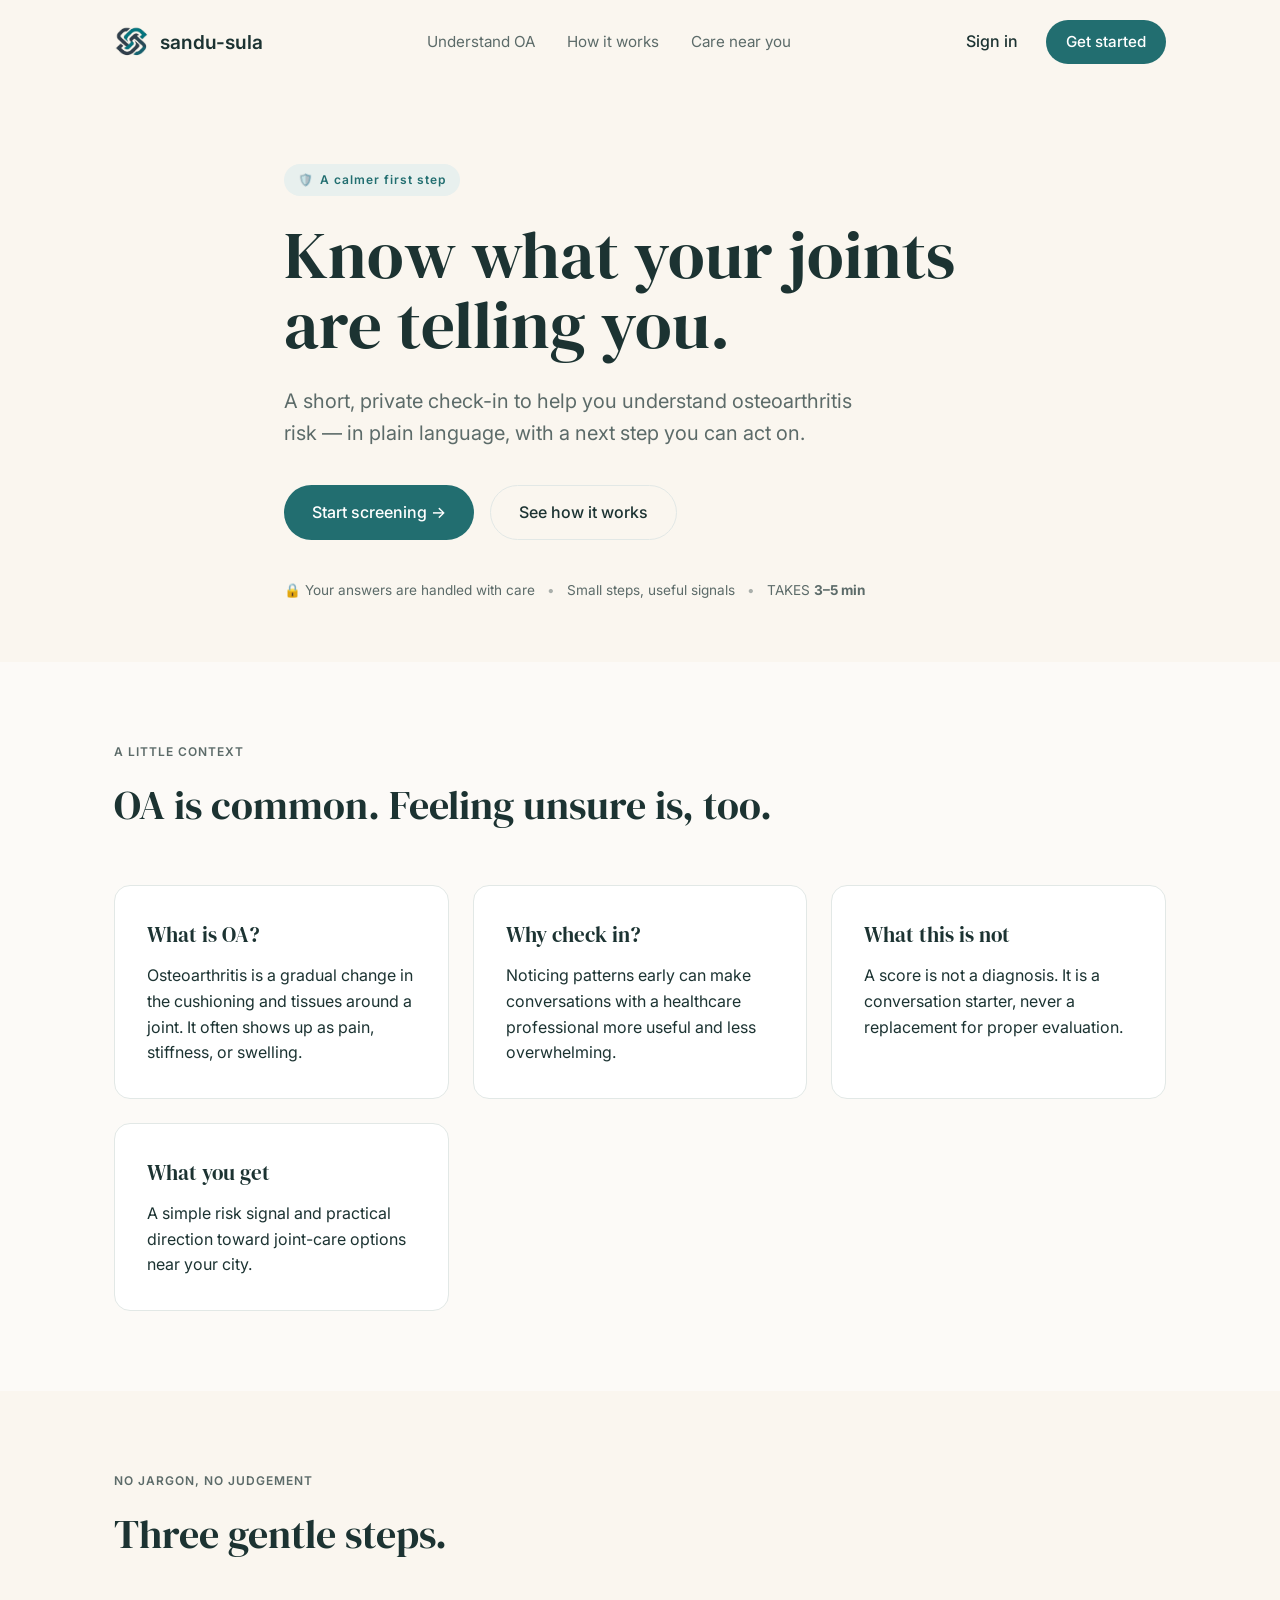
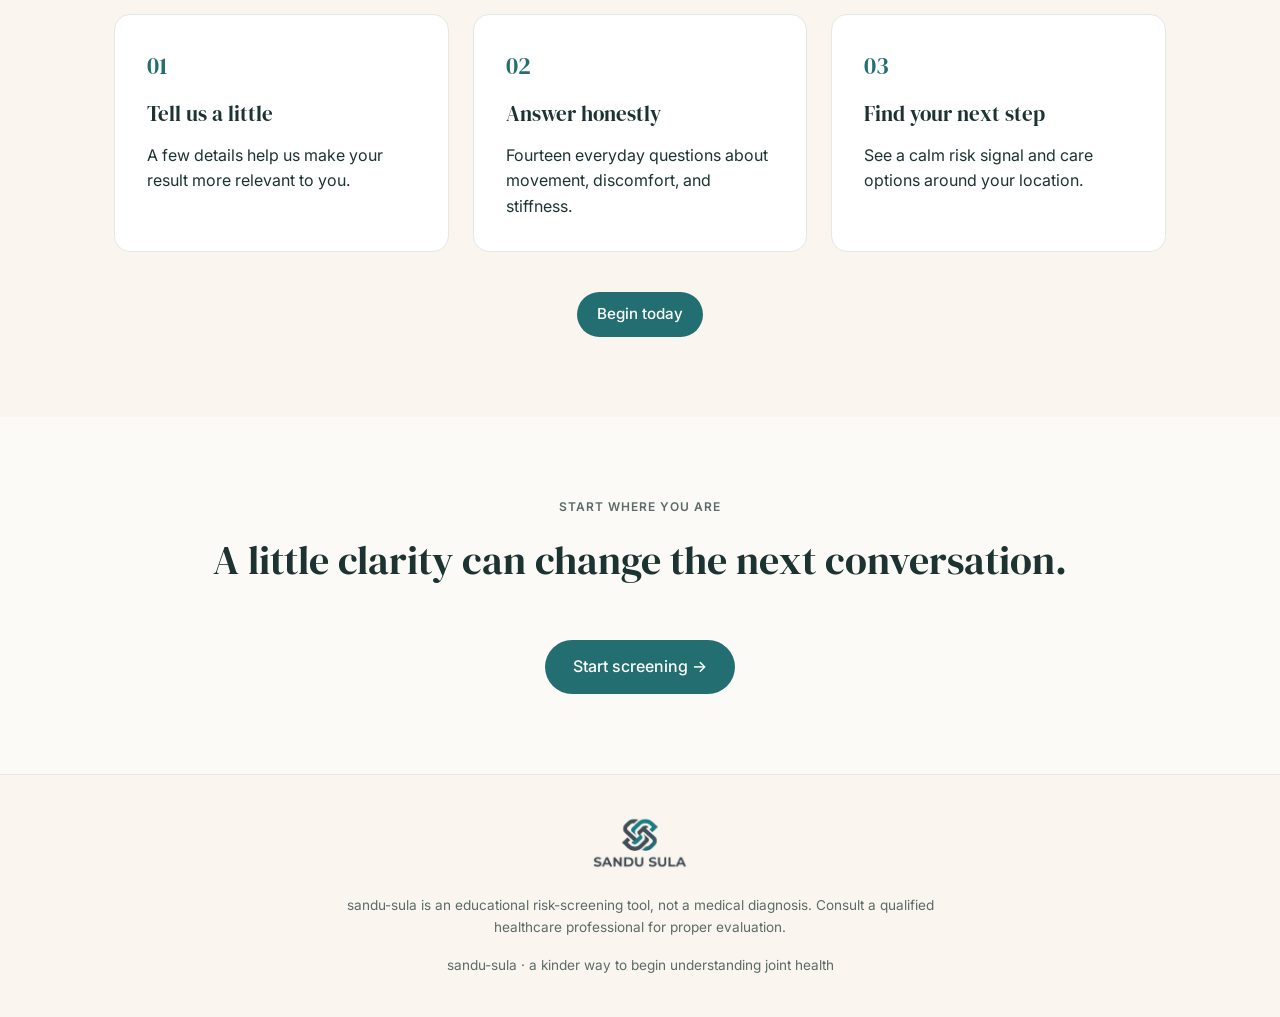
<file: index.html>
<!DOCTYPE html>
<html lang="en">
<head>
  <meta charset="UTF-8" />
  <meta name="viewport" content="width=device-width, initial-scale=1.0"/>
  <title>sandu-sula</title>
  <link rel="icon" type="image/jpeg" href="images/logo.jpeg" />
  <link rel="stylesheet" href="css/style.css" />
  <link rel="preconnect" href="https://fonts.googleapis.com">
  <link rel="preconnect" href="https://fonts.gstatic.com" crossorigin>
  <link href="https://fonts.googleapis.com/css2?family=DM+Serif+Display:ital@0;1&family=Inter:wght@400;500;600&display=swap" rel="stylesheet">
</head>
<body>

  <!-- Navigation Bar -->
  <header class="navbar">
    <div class="nav-container">
      <a href="index.html" class="brand">
        <img src="images/logo.jpeg" alt="sandu-sula logo" class="brand-logo-img" />
        <span class="brand-name">sandu-sula</span>
      </a>
      <nav class="nav-links">
        <a href="#understand">Understand OA</a>
        <a href="#how-it-works">How it works</a>
        <a href="#care">Care near you</a>
      </nav>
      <div class="nav-actions">
        <a href="signin.html" class="btn-link">Sign in</a>
        <a href="signup.html" class="btn btn-primary">Get started</a>
      </div>
    </div>
  </header>

  <!-- Hero Section -->
  <section class="hero">
    <div class="container hero-container">
      <div class="badge">
        <span class="badge-icon">🛡️</span> A calmer first step
      </div>
      
      <h1 class="hero-title">Know what your joints are telling you.</h1>
      
      <p class="hero-description">
        A short, private check-in to help you understand osteoarthritis risk — in plain language, with a next step you can act on.
      </p>

      <div class="hero-cta">
        <a href="#" onclick="startScreening(event)" class="btn btn-primary btn-lg">Start screening &rarr;</a>
        <a href="#how-it-works" class="btn btn-secondary btn-lg">See how it works</a>
      </div>

      <div class="hero-footer">
        <span>🔒 Your answers are handled with care</span>
        <span class="dot">•</span>
        <span>Small steps, useful signals</span>
        <span class="dot">•</span>
        <span class="time-tag">TAKES <strong>3–5 min</strong></span>
      </div>
    </div>
  </section>

  <!-- Context / About Section -->
  <section id="understand" class="section bg-light">
    <div class="container">
      <span class="section-badge">A LITTLE CONTEXT</span>
      <h2 class="section-title">OA is common. Feeling unsure is, too.</h2>
      
      <div class="grid grid-2x2">
        <div class="card">
          <h3>What is OA?</h3>
          <p>Osteoarthritis is a gradual change in the cushioning and tissues around a joint. It often shows up as pain, stiffness, or swelling.</p>
        </div>
        <div class="card">
          <h3>Why check in?</h3>
          <p>Noticing patterns early can make conversations with a healthcare professional more useful and less overwhelming.</p>
        </div>
        <div class="card">
          <h3>What this is not</h3>
          <p>A score is not a diagnosis. It is a conversation starter, never a replacement for proper evaluation.</p>
        </div>
        <div class="card">
          <h3>What you get</h3>
          <p>A simple risk signal and practical direction toward joint-care options near your city.</p>
        </div>
      </div>
    </div>
  </section>

  <!-- Steps Section -->
  <section id="how-it-works" class="section">
    <div class="container">
      <span class="section-badge">NO JARGON, NO JUDGEMENT</span>
      <h2 class="section-title">Three gentle steps.</h2>

      <div class="grid grid-3col">
        <div class="step-card">
          <span class="step-number">01</span>
          <h3>Tell us a little</h3>
          <p>A few details help us make your result more relevant to you.</p>
        </div>
        <div class="step-card">
          <span class="step-number">02</span>
          <h3>Answer honestly</h3>
          <p>Fourteen everyday questions about movement, discomfort, and stiffness.</p>
        </div>
        <div class="step-card">
          <span class="step-number">03</span>
          <h3>Find your next step</h3>
          <p>See a calm risk signal and care options around your location.</p>
        </div>
      </div>

      <div class="center-cta">
        <a href="#" onclick="startScreening(event)" class="btn btn-primary">Begin today</a>
      </div>
    </div>
  </section>

  <!-- Bottom CTA / Disclaimer -->
  <section class="section bg-light text-center">
    <div class="container">
      <span class="section-badge">START WHERE YOU ARE</span>
      <h2 class="section-title">A little clarity can change the next conversation.</h2>
      <a href="#" onclick="startScreening(event)" class="btn btn-primary btn-lg">Start screening &rarr;</a>
    </div>
  </section>

  <!-- Footer -->
  <footer class="footer">
    <div class="container text-center">
      <div class="footer-logo">
        <img src="images/logo_with_name.jpeg" alt="sandu-sula" class="footer-logo-img" />
      </div>
      <p class="disclaimer">
        sandu-sula is an educational risk-screening tool, not a medical diagnosis. Consult a qualified healthcare professional for proper evaluation.
      </p>
      <p class="copyright">
        sandu-sula · a kinder way to begin understanding joint health
      </p>
    </div>
  </footer>

  <!-- User Session & Navbar State -->
  <script src="js/auth.js"></script>
  <script>
    function startScreening(event) {
      event.preventDefault();
      const user = sessionStorage.getItem('sandusula_user');
      if (user) {
        // User is signed in, proceed to screening
        window.location.href = 'onboarding.html';
      } else {
        // User not signed in, redirect to sign in
        sessionStorage.setItem('sandusula_redirect_after_auth', 'onboarding.html');
        window.location.href = 'signin.html';
      }
    }
  </script>
</body>
</html>
</file>
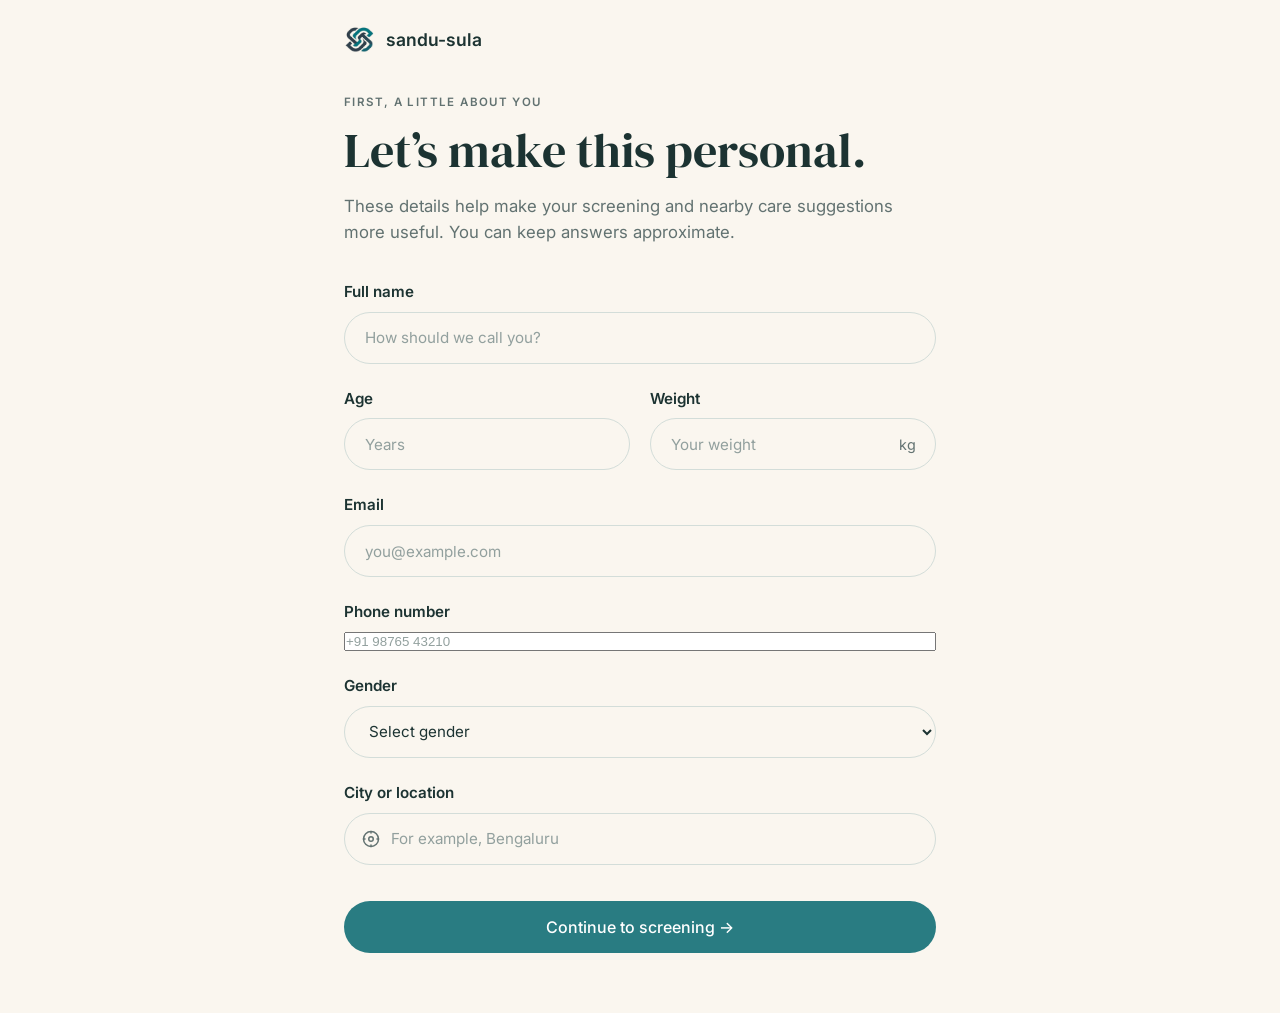
<file: onboarding.html>
<!DOCTYPE html>
<html lang="en">
<head>
  <meta charset="UTF-8" />
  <meta name="viewport" content="width=device-width, initial-scale=1.0" />
  <title>sandu-sula - Onboarding</title>
  <link rel="icon" type="image/jpeg" href="images/logo.jpeg" />
  
  <!-- Fonts -->
  <link rel="preconnect" href="https://fonts.googleapis.com">
  <link rel="preconnect" href="https://fonts.gstatic.com" crossorigin>
  <link href="https://fonts.googleapis.com/css2?family=DM+Serif+Display:ital@0;1&family=Inter:wght@400;500;600&display=swap" rel="stylesheet">
  
  <style>
    /* CSS Variables matching the site palette */
    :root {
      --bg-main: #FAF6EF;
      --bg-input: #FAF6EF; /* Slightly lighter inner tint or matching background */
      --text-dark: #1C3332;
      --text-muted: #627271;
      --text-placeholder: #92A09E;
      --primary: #297C82;
      --primary-hover: #1F6166;
      --border-color: #D3DDD9;
      --font-serif: 'DM Serif Display', Georgia, serif;
      --font-sans: 'Inter', system-ui, -apple-system, sans-serif;
    }

    * {
      box-sizing: border-box;
      margin: 0;
      padding: 0;
    }

    body {
      background-color: var(--bg-main);
      color: var(--text-dark);
      font-family: var(--font-sans);
      line-height: 1.5;
      min-height: 100vh;
      display: flex;
      flex-direction: column;
    }

    /* Navbar */
    .navbar {
      padding: 24px 0 12px;
    }

    .nav-container {
      max-width: 640px;
      margin: 0 auto;
      padding: 0 24px;
    }

    .brand {
      display: inline-flex;
      align-items: center;
      gap: 10px;
      text-decoration: none;
      color: var(--text-dark);
      font-weight: 600;
      font-size: 1.1rem;
    }

    .brand-logo-img {
      width: 32px;
      height: 32px;
      object-fit: contain;
      border-radius: 8px;
      mix-blend-mode: multiply;
    }

    .logo-icon {
      background-color: var(--primary);
      color: #FFFFFF;
      width: 28px;
      height: 28px;
      border-radius: 50%;
      display: flex;
      align-items: center;
      justify-content: center;
      font-family: var(--font-serif);
      font-size: 1rem;
    }

    /* Main Container */
    .main-content {
      flex: 1;
      display: flex;
      padding: 20px 0 60px;
    }

    .form-container {
      max-width: 640px;
      width: 100%;
      margin: 0 auto;
      padding: 0 24px;
    }

    .section-tag {
      font-size: 0.72rem;
      letter-spacing: 0.12em;
      font-weight: 600;
      color: var(--text-muted);
      text-transform: uppercase;
      margin-bottom: 12px;
      display: block;
    }

    .page-title {
      font-family: var(--font-serif);
      font-size: 3rem;
      font-weight: 400;
      line-height: 1.15;
      margin-bottom: 16px;
      color: var(--text-dark);
    }

    .page-description {
      font-size: 1.05rem;
      color: var(--text-muted);
      margin-bottom: 36px;
      line-height: 1.5;
    }

    /* Form & Input Layout */
    .onboarding-form {
      display: flex;
      flex-direction: column;
      gap: 24px;
    }

    .form-group {
      display: flex;
      flex-direction: column;
      gap: 8px;
    }

    .form-row {
      display: grid;
      grid-template-columns: 1fr 1fr;
      gap: 20px;
    }

    label {
      font-size: 0.95rem;
      font-weight: 600;
      color: var(--text-dark);
    }

    .input-wrapper {
      position: relative;
      display: flex;
      align-items: center;
    }

    .input-icon {
      position: absolute;
      left: 18px;
      color: var(--text-muted);
      display: flex;
      align-items: center;
      pointer-events: none;
    }

    .input-suffix {
      position: absolute;
      right: 20px;
      color: var(--text-muted);
      font-size: 0.9rem;
      pointer-events: none;
    }

    input[type="text"],
    input[type="email"],
    input[type="number"],
    select {
      width: 100%;
      height: 52px;
      padding: 0 20px;
      background-color: transparent;
      border: 1px solid var(--border-color);
      border-radius: 26px;
      font-family: var(--font-sans);
      font-size: 0.95rem;
      color: var(--text-dark);
      outline: none;
      transition: border-color 0.2s ease, box-shadow 0.2s ease;
    }

    select {
      cursor: pointer;
    }

    .has-icon input {
      padding-left: 46px;
    }

    .has-suffix input {
      padding-right: 48px;
    }

    input::placeholder {
      color: var(--text-placeholder);
    }

    input:focus {
      border-color: var(--primary);
      box-shadow: 0 0 0 3px rgba(41, 124, 130, 0.12);
    }

    input:read-only {
      background-color: #F0F4F3;
      cursor: not-allowed;
      color: var(--text-muted);
    }

    input:read-only:focus {
      border-color: var(--border-color);
      box-shadow: none;
    }

    .readonly-note {
      display: none;
      color: var(--text-muted);
      font-size: 0.8rem;
      margin-top: 4px;
    }

    .readonly-note.visible {
      display: block;
    }

    /* Submit Button */
    .btn-submit {
      margin-top: 12px;
      width: 100%;
      height: 52px;
      background-color: var(--primary);
      color: #FFFFFF;
      border: none;
      border-radius: 26px;
      font-family: var(--font-sans);
      font-size: 1rem;
      font-weight: 500;
      cursor: pointer;
      display: flex;
      align-items: center;
      justify-content: center;
      gap: 8px;
      transition: background-color 0.2s ease;
    }

    .btn-submit:hover {
      background-color: var(--primary-hover);
    }

    .alert-success {
      background-color: #E8F5E9;
      border: 1px solid #C8E6C9;
      color: #2E7D32;
      padding: 12px 16px;
      border-radius: 12px;
      margin-bottom: 20px;
      display: none;
      font-size: 0.95rem;
    }

    /* Responsive */
    @media (max-width: 580px) {
      .form-row {
        grid-template-columns: 1fr;
      }
      .page-title {
        font-size: 2.25rem;
      }
    }
  </style>
</head>
<body>

  <!-- Top Navbar -->
  <header class="navbar">
    <div class="nav-container">
      <a href="index.html" class="brand">
        <img src="images/logo.jpeg" alt="sandu-sula logo" class="brand-logo-img" />
        <span class="brand-name">sandu-sula</span>
      </a>
    </div>
  </header>

  <!-- Onboarding Content -->
  <main class="main-content">
    <div class="form-container">
      <span class="section-tag">FIRST, A LITTLE ABOUT YOU</span>
      <h1 class="page-title">Let’s make this personal.</h1>
      <p class="page-description">
        These details help make your screening and nearby care suggestions more useful. You can keep answers approximate.
      </p>

      <div id="onboarding-success" class="alert-success">
        Details saved! Starting your joint check-in...
      </div>

      <form class="onboarding-form" onsubmit="handleOnboardingSubmit(event)">
        <!-- Full Name -->
        <div class="form-group">
          <label for="fullName">Full name</label>
          <input type="text" id="fullName" name="fullName" placeholder="How should we call you?" required />
          <small id="name-hint" class="readonly-note">✓ Pre-filled from your account</small>
        </div>

        <!-- Age & Weight Row -->
        <div class="form-row">
          <div class="form-group">
            <label for="age">Age</label>
            <input type="number" id="age" name="age" placeholder="Years" min="1" max="120" required />
          </div>
          <div class="form-group">
            <label for="weight">Weight</label>
            <div class="input-wrapper has-suffix">
              <input type="number" id="weight" name="weight" placeholder="Your weight" min="1" required />
              <span class="input-suffix">kg</span>
            </div>
          </div>
        </div>

        <!-- Email -->
        <div class="form-group">
          <label for="email">Email</label>
          <input type="email" id="email" name="email" placeholder="you@example.com" required />
          <small id="email-hint" class="readonly-note">✓ Verified from your account</small>
        </div>

        <!-- Phone Number -->
        <div class="form-group">
          <label for="phone">Phone number</label>
          <input type="tel" id="phone" name="phone" placeholder="+91 98765 43210" required />
          <small id="phone-hint" class="readonly-note">✓ Pre-filled from your account</small>
        </div>

        <!-- Gender -->
        <div class="form-group">
          <label for="gender">Gender</label>
          <select id="gender" name="gender" required>
            <option value="" disabled selected>Select gender</option>
            <option value="female">Female</option>
            <option value="male">Male</option>
            <option value="non_binary">Non-binary / Other</option>
            <option value="prefer_not_to_say">Prefer not to say</option>
          </select>
        </div>

        <!-- City or Location -->
        <div class="form-group">
          <label for="location">City or location</label>
          <div class="input-wrapper has-icon">
            <span class="input-icon">
              <!-- Target Location Icon -->
              <svg width="18" height="18" viewBox="0 0 24 24" fill="none" stroke="currentColor" stroke-width="2" stroke-linecap="round" stroke-linejoin="round">
                <circle cx="12" cy="12" r="10"></circle>
                <circle cx="12" cy="12" r="3"></circle>
                <line x1="12" y1="2" x2="12" y2="4"></line>
                <line x1="12" y1="20" x2="12" y2="22"></line>
                <line x1="2" y1="12" x2="4" y2="12"></line>
                <line x1="20" y1="12" x2="22" y2="12"></line>
              </svg>
            </span>
            <input type="text" id="location" name="location" placeholder="For example, Bengaluru" required />
          </div>
        </div>

        <!-- Submit Button -->
        <button type="submit" id="btn-submit-onboarding" class="btn-submit">
          Continue to screening &rarr;
        </button>
      </form>
    </div>
  </main>

  <script>
    // Autofill name, email, and phone if logged in via Google/Session
    window.addEventListener('DOMContentLoaded', () => {
      const stored = sessionStorage.getItem('sandusula_user');
      if (stored) {
        try {
          const user = JSON.parse(stored);
          if (user.name) {
            document.getElementById('fullName').value = user.name;
            document.getElementById('name-hint').classList.add('visible');
          }
          if (user.email) {
            document.getElementById('email').value = user.email;
            document.getElementById('email').readOnly = true;
            document.getElementById('email-hint').classList.add('visible');
          }
          if (user.phone) {
            document.getElementById('phone').value = user.phone;
            document.getElementById('phone').readOnly = true;
            document.getElementById('phone-hint').classList.add('visible');
          }
        } catch (e) {
          console.error(e);
        }
      }
    });

    function handleOnboardingSubmit(event) {
      event.preventDefault();
      const onboardingData = {
        fullName: document.getElementById('fullName').value,
        age: document.getElementById('age').value,
        weight: document.getElementById('weight').value,
        gender: document.getElementById('gender').value,
        email: document.getElementById('email').value,
        phone: document.getElementById('phone').value,
        location: document.getElementById('location').value,
        completedAt: new Date().toISOString()
      };

      // Store in session storage
      sessionStorage.setItem('sandusula_onboarding', JSON.stringify(onboardingData));

      const successEl = document.getElementById('onboarding-success');
      const submitBtn = document.getElementById('btn-submit-onboarding');
      successEl.style.display = 'block';
      submitBtn.disabled = true;
      submitBtn.textContent = 'Saving details...';

      setTimeout(() => {
        submitBtn.textContent = 'Proceeding to screening...';
        setTimeout(() => {
          window.location.href = 'screening.html';
        }, 800);
      }, 500);
    }
  </script>

</body>
</html>
</file>
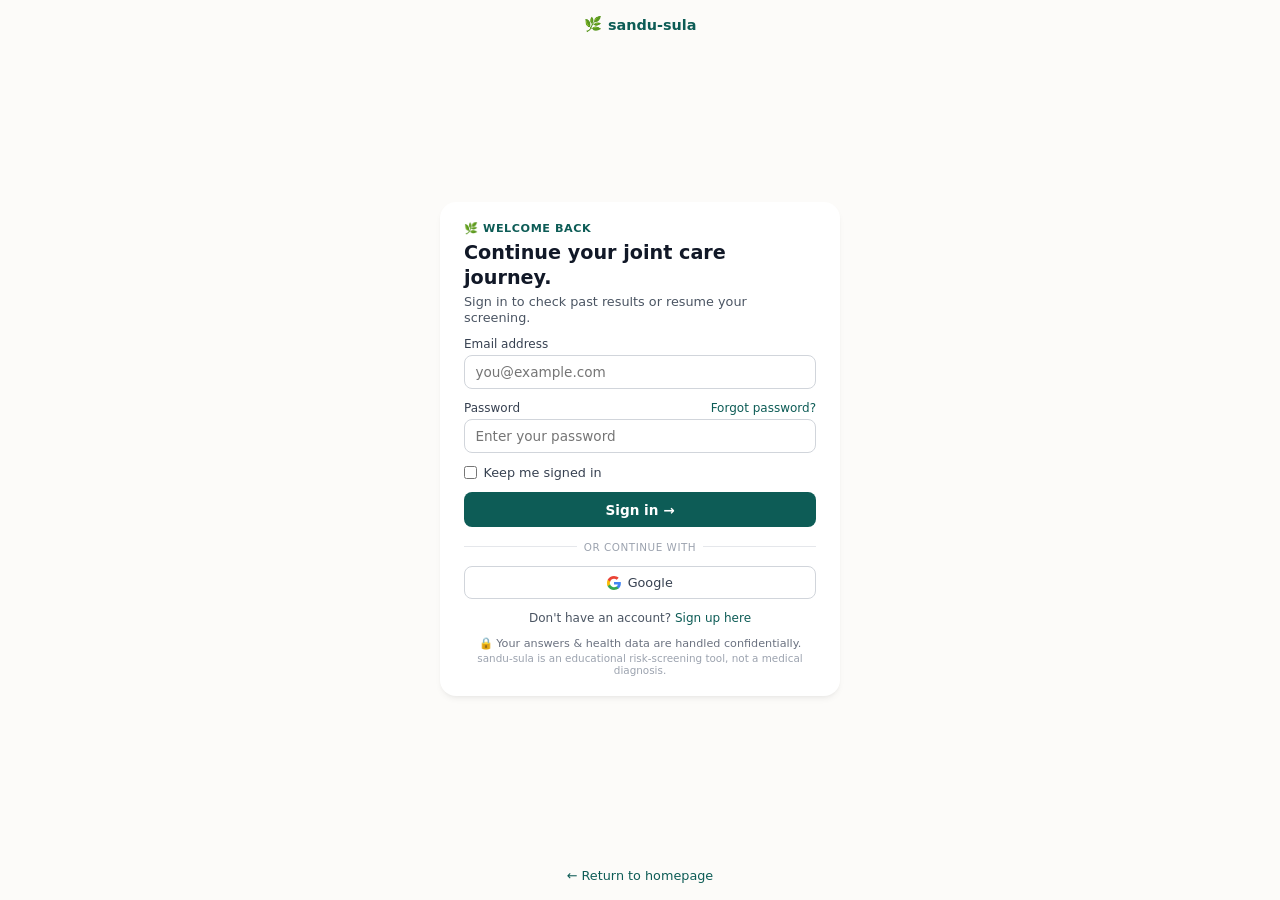
<file: signin.html>
<!DOCTYPE html>
<html lang="en">
<head>
  <meta charset="UTF-8">
  <meta name="viewport" content="width=device-width, initial-scale=1.0">
  <title>Sign In — sandu-sula</title>
  <style>
    * {
      box-sizing: border-box;
      margin: 0;
      padding: 0;
      font-family: system-ui, -apple-system, BlinkMacSystemFont, 'Segoe UI', Roboto, Oxygen, Ubuntu, Cantarell, sans-serif;
    }

    html, body {
      height: 100vh;
      overflow: hidden;
      background-color: #fcfbf9;
      color: #1f2937;
    }

    body {
      display: flex;
      flex-direction: column;
      justify-content: space-between;
      align-items: center;
      padding: 1rem;
    }

    .header-link, .footer-link {
      color: #0d5c56;
      text-decoration: none;
      font-size: 0.8rem;
    }

    .header-link:hover, .footer-link:hover {
      text-decoration: underline;
    }

    .container {
      width: 100%;
      max-width: 400px;
      background: #ffffff;
      padding: 1.25rem 1.5rem;
      border-radius: 1rem;
      box-shadow: 0 4px 6px -1px rgba(0, 0, 0, 0.05), 0 2px 4px -2px rgba(0, 0, 0, 0.05);
      display: flex;
      flex-direction: column;
      gap: 0.75rem;
    }

    .logo-area {
      display: flex;
      align-items: center;
      gap: 0.4rem;
      font-weight: 600;
      font-size: 0.9rem;
      color: #0d5c56;
    }

    .welcome-badge {
      font-size: 0.7rem;
      font-weight: 700;
      color: #0d5c56;
      text-transform: uppercase;
      letter-spacing: 0.05em;
      margin-bottom: 0.2rem;
      display: block;
    }

    .text-group {
      display: flex;
      flex-direction: column;
      gap: 0.2rem;
    }

    h1 {
      font-size: 1.2rem;
      font-weight: 700;
      color: #111827;
      line-height: 1.3;
    }

    p.subtitle {
      font-size: 0.8rem;
      color: #4b5563;
      line-height: 1.2;
    }

    .form-group {
      display: flex;
      flex-direction: column;
      gap: 0.25rem;
    }

    .label-row {
      display: flex;
      justify-content: space-between;
      font-size: 0.75rem;
      font-weight: 500;
      color: #374151;
    }

    .label-row a {
      color: #0d5c56;
      text-decoration: none;
    }

    .label-row a:hover {
      text-decoration: underline;
    }

    input[type="email"],
    input[type="password"] {
      width: 100%;
      padding: 0.5rem 0.65rem;
      font-size: 0.85rem;
      border: 1px solid #d1d5db;
      border-radius: 0.5rem;
      outline: none;
      transition: border-color 0.15s;
    }

    input:focus {
      border-color: #0d5c56;
      box-shadow: 0 0 0 2px rgba(13, 92, 86, 0.1);
    }

    .checkbox-row {
      display: flex;
      align-items: center;
      gap: 0.4rem;
      font-size: 0.8rem;
      color: #374151;
    }

    .btn-submit {
      width: 100%;
      padding: 0.6rem;
      background-color: #0d5c56;
      color: white;
      border: none;
      border-radius: 0.5rem;
      font-size: 0.85rem;
      font-weight: 600;
      cursor: pointer;
      transition: background-color 0.15s;
    }

    .btn-submit:hover {
      background-color: #094742;
    }

    .divider {
      display: flex;
      align-items: center;
      text-align: center;
      font-size: 0.65rem;
      color: #9ca3af;
      text-transform: uppercase;
      letter-spacing: 0.05em;
      margin: 0.1rem 0;
    }

    .divider::before,
    .divider::after {
      content: '';
      flex: 1;
      border-bottom: 1px solid #e5e7eb;
    }

    .divider::before {
      margin-right: 0.4rem;
    }

    .divider::after {
      margin-left: 0.4rem;
    }

    .social-btn {
      width: 100%;
      padding: 0.5rem;
      background: #ffffff;
      border: 1px solid #d1d5db;
      border-radius: 0.5rem;
      font-size: 0.8rem;
      font-weight: 500;
      color: #374151;
      cursor: pointer;
      display: flex;
      align-items: center;
      justify-content: center;
      gap: 0.4rem;
      transition: background-color 0.15s;
    }

    .social-btn:hover {
      background-color: #f9fafb;
    }

    .footer-text {
      text-align: center;
      font-size: 0.75rem;
      color: #4b5563;
    }

    .footer-text a {
      color: #0d5c56;
      text-decoration: none;
    }

    .footer-text a:hover {
      text-decoration: underline;
    }

    .disclaimer-box {
      text-align: center;
      font-size: 0.7rem;
      color: #6b7280;
      display: flex;
      flex-direction: column;
      gap: 0.1rem;
    }

    .disclaimer-box span {
      display: flex;
      align-items: center;
      justify-content: center;
      gap: 0.25rem;
    }
  </style>
</head>
<body>

  <!-- Top Navigation -->
  <div style="width: 100%; max-width: 400px; display: flex; justify-content: center; align-items: center;">
    <div class="logo-area">
      <span>🌿</span> sandu-sula
    </div>
  </div>

  <!-- Main Sign In Box -->
  <div class="container">
    <div class="text-group">
      <span class="welcome-badge">🌿 Welcome Back</span>
      <h1>Continue your joint care journey.</h1>
      <p class="subtitle">Sign in to check past results or resume your screening.</p>
    </div>

    <div class="form-group">
      <div class="label-row">
        <label for="email">Email address</label>
      </div>
      <input type="email" id="email" placeholder="you@example.com">
    </div>

    <div class="form-group">
      <div class="label-row">
        <label for="password">Password</label>
        <a href="#">Forgot password?</a>
      </div>
      <input type="password" id="password" placeholder="Enter your password">
    </div>

    <div class="checkbox-row">
      <input type="checkbox" id="remember">
      <label for="remember">Keep me signed in</label>
    </div>

    <button class="btn-submit" onclick="handleSignIn()">Sign in →</button>

    <div class="divider">Or continue with</div>

    <button class="social-btn" onclick="loginWithGoogle()">
      <svg width="14" height="14" viewBox="0 0 24 24"><path fill="#4285F4" d="M23.745 12.27c0-.7-.06-1.4-.19-2.07H12v4.51h6.6c-.29 1.52-1.14 2.82-2.4 3.68v3.05h3.88c2.27-2.09 3.66-5.17 3.66-9.17z"/><path fill="#34A853" d="M12 24c3.24 0 5.95-1.08 7.93-2.91l-3.88-3.05c-1.08.72-2.45 1.16-4.05 1.16-3.12 0-5.77-2.11-6.72-4.95H1.2v3.15C3.16 21.37 7.23 24 12 24z"/><path fill="#FBBC05" d="M5.28 14.25c-.25-.72-.39-1.49-.39-2.25s.14-1.53.39-2.25V6.6H1.2C.43 8.15 0 9.99 0 12s.43 3.85 1.2 5.4l4.08-3.15z"/><path fill="#EA4335" d="M12 4.75c1.77 0 3.35.61 4.6 1.8l3.42-3.42C17.95 1.19 15.24 0 12 0 7.23 0 3.16 2.63 1.2 6.6l4.08 3.15c.95-2.84 3.6-4.95 6.72-4.95z"/></svg>
      Google
    </button>

    <div class="footer-text">
      Don't have an account? <a href="signup.html">Sign up here</a>
    </div>

    <div class="disclaimer-box">
      <span>🔒 Your answers & health data are handled confidentially.</span>
      <span style="font-size: 0.65rem; color: #9ca3af;">sandu-sula is an educational risk-screening tool, not a medical diagnosis.</span>
    </div>
  </div>

  <!-- Footer Navigation -->
  <div>
    <a href="index.html" class="footer-link">← Return to homepage</a>
  </div>

  <script>
    const GOOGLE_CLIENT_ID = '588141961296-h2c13nn4bh9ob0hbfquie3rgbmd9nbgd.apps.googleusercontent.com';
    let tokenClient = null;

    // Initialize Google Identity Services
    function initGoogleAuth() {
      if (!window.google || !google.accounts) {
        return;
      }

      if (google.accounts.oauth2) {
        try {
          tokenClient = google.accounts.oauth2.initTokenClient({
            client_id: GOOGLE_CLIENT_ID,
            scope: 'https://www.googleapis.com/auth/userinfo.profile https://www.googleapis.com/auth/userinfo.email openid',
            callback: async (tokenResponse) => {
              if (tokenResponse && tokenResponse.access_token) {
                await fetchAndSaveUserProfile(tokenResponse.access_token);
              } else if (tokenResponse.error) {
                console.error('Google Auth Error:', tokenResponse.error);
              }
            },
          });
        } catch (e) {
          console.error('Error initializing token client:', e);
        }
      }

      if (google.accounts.id) {
        try {
          google.accounts.id.initialize({
            client_id: GOOGLE_CLIENT_ID,
            callback: handleCredentialResponse,
            auto_select: false,
            cancel_on_tap_outside: true
          });
        } catch (e) {
          console.error('Error initializing GIS ID client:', e);
        }
      }
    }

    function handleCredentialResponse(response) {
      try {
        const user = decodeJwtResponse(response.credential);
        const profile = {
          name: user.name,
          given_name: user.given_name || user.name,
          email: user.email,
          picture: user.picture
        };
        sessionStorage.setItem('sandusula_user', JSON.stringify(profile));
        handleAuthSuccess(profile);
      } catch (err) {
        console.error('Error decoding credential response:', err);
      }
    }

    function decodeJwtResponse(token) {
      const base64Url = token.split('.')[1];
      const base64 = base64Url.replace(/-/g, '+').replace(/_/g, '/');
      const jsonPayload = decodeURIComponent(atob(base64).split('').map(function(c) {
        return '%' + ('00' + c.charCodeAt(0).toString(16)).slice(-2);
      }).join(''));
      return JSON.parse(jsonPayload);
    }

    async function fetchAndSaveUserProfile(accessToken) {
      try {
        const response = await fetch('https://www.googleapis.com/oauth2/v3/userinfo', {
          headers: { Authorization: `Bearer ${accessToken}` }
        });
        const user = await response.json();
        sessionStorage.setItem('sandusula_user', JSON.stringify(user));
        handleAuthSuccess(user);
      } catch (err) {
        console.error('Failed to fetch user profile:', err);
      }
    }

    function handleAuthSuccess(user) {
      const redirectUrl = sessionStorage.getItem('sandusula_redirect_after_auth');
      if (redirectUrl) {
        sessionStorage.removeItem('sandusula_redirect_after_auth');
        window.location.href = redirectUrl;
      } else {
        window.location.href = 'index.html';
      }
    }

    function handleSignIn() {
      const email = document.getElementById('email').value;
      const password = document.getElementById('password').value;

      if (!email || !password) {
        alert('Please enter both email and password.');
        return;
      }

      // Store user session (simulated)
      const user = { email: email, name: email.split('@')[0], given_name: email.split('@')[0] };
      sessionStorage.setItem('sandusula_user', JSON.stringify(user));

      // Check if there's a redirect URL stored
      const redirectUrl = sessionStorage.getItem('sandusula_redirect_after_auth');
      if (redirectUrl) {
        sessionStorage.removeItem('sandusula_redirect_after_auth');
        window.location.href = redirectUrl;
      } else {
        window.location.href = 'index.html';
      }
    }

    function loginWithGoogle() {
      // Check if running on file:// protocol
      if (window.location.protocol === 'file:') {
        alert("Google Sign-In requires running through a local server (e.g. http://localhost:5500 via VS Code Live Server).\n\nGoogle OAuth blocks requests directly from file:// protocol.");
        return;
      }

      // If tokenClient is ready, request access token via Google popup
      if (tokenClient) {
        tokenClient.requestAccessToken({ prompt: 'select_account' });
        return;
      }

      // If Google SDK is not ready yet, initialize and retry
      if (window.google && google.accounts) {
        initGoogleAuth();
        if (tokenClient) {
          tokenClient.requestAccessToken({ prompt: 'select_account' });
          return;
        }
      }

      // If still loading Google library, wait momentarily
      let attempts = 0;
      const interval = setInterval(() => {
        attempts++;
        if (window.google && google.accounts && google.accounts.oauth2) {
          clearInterval(interval);
          initGoogleAuth();
          if (tokenClient) {
            tokenClient.requestAccessToken({ prompt: 'select_account' });
          }
        } else if (attempts > 15) {
          clearInterval(interval);
          alert("Google Sign-In service is taking longer than usual to load. Please make sure your internet connection is active and third-party scripts are not blocked.");
        }
      }, 200);
    }

    // Initialize on page load
    window.addEventListener('DOMContentLoaded', () => {
      initGoogleAuth();
    });

    window.addEventListener('load', () => {
      initGoogleAuth();
    });
  </script>

  <!-- Google Identity Services -->
  <script src="https://accounts.google.com/gsi/client" async defer onload="initGoogleAuth()"></script>
</body>
</html>
</file>
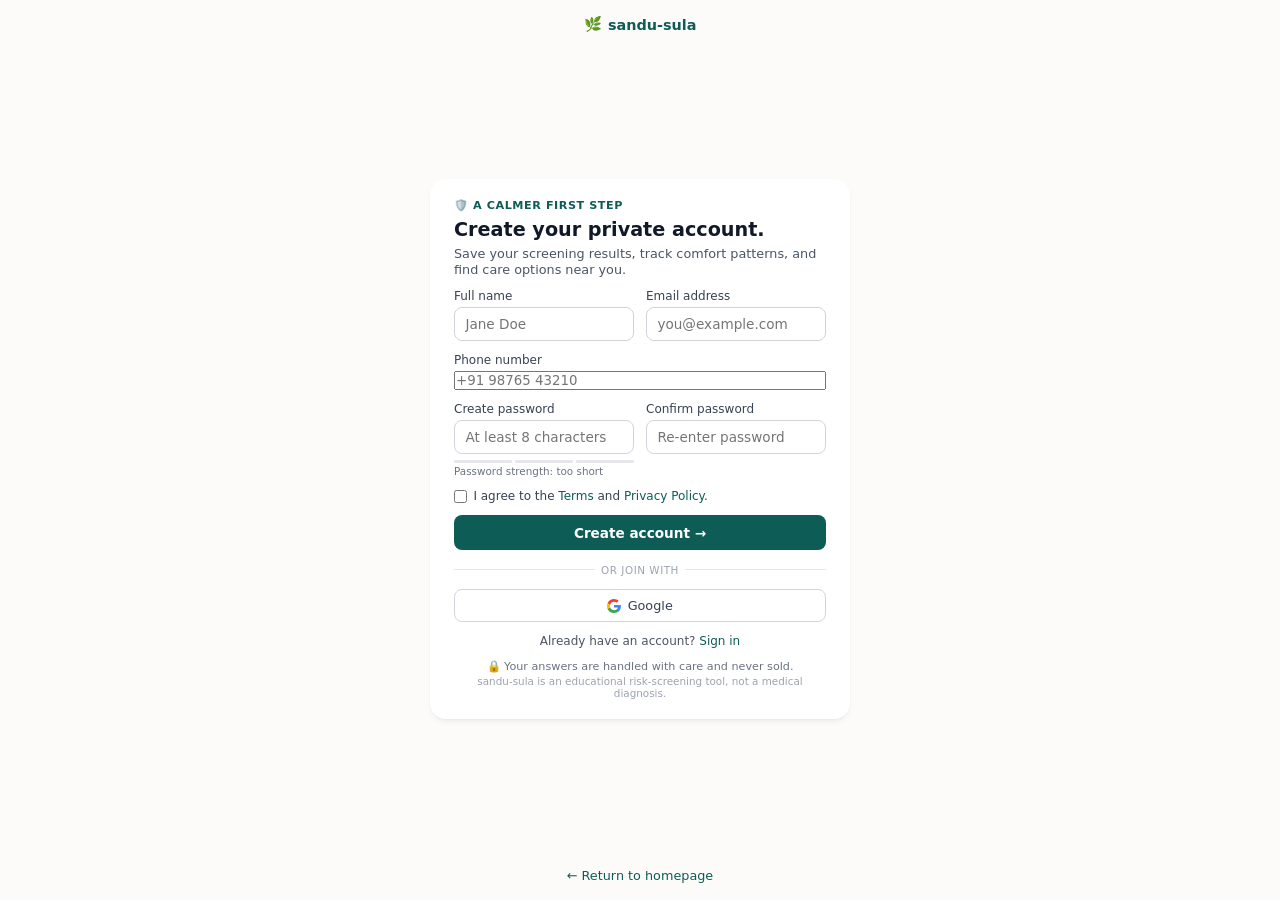
<file: signup.html>
<!DOCTYPE html>
<html lang="en">
<head>
  <meta charset="UTF-8">
  <meta name="viewport" content="width=device-width, initial-scale=1.0">
  <title>Create Account — sandu-sula</title>
  <style>
    * {
      box-sizing: border-box;
      margin: 0;
      padding: 0;
      font-family: system-ui, -apple-system, BlinkMacSystemFont, 'Segoe UI', Roboto, Oxygen, Ubuntu, Cantarell, sans-serif;
    }

    html, body {
      height: 100vh;
      overflow: hidden;
      background-color: #fcfbf9;
      color: #1f2937;
    }

    body {
      display: flex;
      flex-direction: column;
      justify-content: space-between;
      align-items: center;
      padding: 1rem;
    }

    .header-link, .footer-link {
      color: #0d5c56;
      text-decoration: none;
      font-size: 0.8rem;
    }

    .header-link:hover, .footer-link:hover {
      text-decoration: underline;
    }

    .container {
      width: 100%;
      max-width: 420px;
      background: #ffffff;
      padding: 1.25rem 1.5rem;
      border-radius: 1rem;
      box-shadow: 0 4px 6px -1px rgba(0, 0, 0, 0.05), 0 2px 4px -2px rgba(0, 0, 0, 0.05);
      display: flex;
      flex-direction: column;
      gap: 0.75rem;
    }

    .logo-area {
      display: flex;
      align-items: center;
      gap: 0.4rem;
      font-weight: 600;
      font-size: 0.9rem;
      color: #0d5c56;
    }

    .welcome-badge {
      font-size: 0.7rem;
      font-weight: 700;
      color: #0d5c56;
      text-transform: uppercase;
      letter-spacing: 0.05em;
      margin-bottom: 0.2rem;
      display: block;
    }

    .text-group {
      display: flex;
      flex-direction: column;
      gap: 0.2rem;
    }

    h1 {
      font-size: 1.2rem;
      font-weight: 700;
      color: #111827;
      line-height: 1.3;
    }

    p.subtitle {
      font-size: 0.8rem;
      color: #4b5563;
      line-height: 1.2;
    }

    .form-row {
      display: grid;
      grid-template-columns: 1fr 1fr;
      gap: 0.75rem;
    }

    .form-group {
      display: flex;
      flex-direction: column;
      gap: 0.25rem;
    }

    .label-row {
      display: flex;
      justify-content: space-between;
      font-size: 0.75rem;
      font-weight: 500;
      color: #374151;
    }

    .label-row a {
      color: #0d5c56;
      text-decoration: none;
    }

    .label-row a:hover {
      text-decoration: underline;
    }

    input[type="email"],
    input[type="password"],
    input[type="text"] {
      width: 100%;
      padding: 0.5rem 0.65rem;
      font-size: 0.85rem;
      border: 1px solid #d1d5db;
      border-radius: 0.5rem;
      outline: none;
      transition: border-color 0.15s;
    }

    input:focus {
      border-color: #0d5c56;
      box-shadow: 0 0 0 2px rgba(13, 92, 86, 0.1);
    }

    .password-strength {
      display: flex;
      flex-direction: column;
      gap: 0.15rem;
      margin-top: 0.1rem;
    }

    .strength-bars {
      display: flex;
      gap: 0.15rem;
      height: 3px;
    }

    .strength-bar {
      flex: 1;
      background-color: #e5e7eb;
      border-radius: 1px;
      transition: background-color 0.2s;
    }

    .strength-bar.active-weak {
      background-color: #ef4444;
    }

    .strength-bar.active-medium {
      background-color: #f59e0b;
    }

    .strength-bar.active-strong {
      background-color: #10b981;
    }

    .strength-text {
      font-size: 0.65rem;
      color: #6b7280;
    }

    .checkbox-row {
      display: flex;
      align-items: center;
      gap: 0.4rem;
      font-size: 0.75rem;
      color: #374151;
    }

    .checkbox-row a {
      color: #0d5c56;
      text-decoration: none;
    }

    .checkbox-row a:hover {
      text-decoration: underline;
    }

    .btn-submit {
      width: 100%;
      padding: 0.6rem;
      background-color: #0d5c56;
      color: white;
      border: none;
      border-radius: 0.5rem;
      font-size: 0.85rem;
      font-weight: 600;
      cursor: pointer;
      transition: background-color 0.15s;
    }

    .btn-submit:hover {
      background-color: #094742;
    }

    .divider {
      display: flex;
      align-items: center;
      text-align: center;
      font-size: 0.65rem;
      color: #9ca3af;
      text-transform: uppercase;
      letter-spacing: 0.05em;
      margin: 0.1rem 0;
    }

    .divider::before,
    .divider::after {
      content: '';
      flex: 1;
      border-bottom: 1px solid #e5e7eb;
    }

    .divider::before {
      margin-right: 0.4rem;
    }

    .divider::after {
      margin-left: 0.4rem;
    }

    .social-btn {
      width: 100%;
      padding: 0.5rem;
      background: #ffffff;
      border: 1px solid #d1d5db;
      border-radius: 0.5rem;
      font-size: 0.8rem;
      font-weight: 500;
      color: #374151;
      cursor: pointer;
      display: flex;
      align-items: center;
      justify-content: center;
      gap: 0.4rem;
      transition: background-color 0.15s;
    }

    .social-btn:hover {
      background-color: #f9fafb;
    }

    .footer-text {
      text-align: center;
      font-size: 0.75rem;
      color: #4b5563;
    }

    .footer-text a {
      color: #0d5c56;
      text-decoration: none;
    }

    .footer-text a:hover {
      text-decoration: underline;
    }

    .disclaimer-box {
      text-align: center;
      font-size: 0.7rem;
      color: #6b7280;
      display: flex;
      flex-direction: column;
      gap: 0.1rem;
    }

    .disclaimer-box span {
      display: flex;
      align-items: center;
      justify-content: center;
      gap: 0.25rem;
    }

    @media (max-width: 480px) {
      .form-row {
        grid-template-columns: 1fr;
      }
      .container {
        max-width: 100%;
      }
    }
  </style>
</head>
<body>

  <!-- Top Navigation -->
  <div style="width: 100%; max-width: 420px; display: flex; justify-content: center; align-items: center;">
    <div class="logo-area">
      <span>🌿</span> sandu-sula
    </div>
  </div>

  <!-- Main Sign Up Box -->
  <div class="container">
    <div class="text-group">
      <span class="welcome-badge">🛡️ A Calmer First Step</span>
      <h1>Create your private account.</h1>
      <p class="subtitle">Save your screening results, track comfort patterns, and find care options near you.</p>
    </div>

    <div class="form-row">
      <div class="form-group">
        <div class="label-row">
          <label for="name">Full name</label>
        </div>
        <input type="text" id="name" placeholder="Jane Doe">
      </div>

      <div class="form-group">
        <div class="label-row">
          <label for="email">Email address</label>
        </div>
        <input type="email" id="email" placeholder="you@example.com">
      </div>
    </div>

    <div class="form-group">
      <div class="label-row">
        <label for="phone">Phone number</label>
      </div>
      <input type="tel" id="phone" placeholder="+91 98765 43210">
    </div>

    <div class="form-row">
      <div class="form-group">
        <div class="label-row">
          <label for="password">Create password</label>
        </div>
        <input type="password" id="password" placeholder="At least 8 characters" oninput="checkPasswordStrength(this.value)">
        <div class="password-strength">
          <div class="strength-bars">
            <div id="bar-1" class="strength-bar"></div>
            <div id="bar-2" class="strength-bar"></div>
            <div id="bar-3" class="strength-bar"></div>
          </div>
          <span id="strength-label" class="strength-text">Password strength: too short</span>
        </div>
      </div>

      <div class="form-group">
        <div class="label-row">
          <label for="confirm-password">Confirm password</label>
        </div>
        <input type="password" id="confirm-password" placeholder="Re-enter password">
      </div>
    </div>

    <div class="checkbox-row">
      <input type="checkbox" id="terms" required>
      <label for="terms">I agree to the <a href="#">Terms</a> and <a href="#">Privacy Policy</a>.</label>
    </div>

    <button class="btn-submit" onclick="handleSignUp()">Create account →</button>

    <div class="divider">Or join with</div>

    <button class="social-btn" onclick="loginWithGoogle()">
      <svg width="14" height="14" viewBox="0 0 24 24"><path fill="#4285F4" d="M23.745 12.27c0-.7-.06-1.4-.19-2.07H12v4.51h6.6c-.29 1.52-1.14 2.82-2.4 3.68v3.05h3.88c2.27-2.09 3.66-5.17 3.66-9.17z"/><path fill="#34A853" d="M12 24c3.24 0 5.95-1.08 7.93-2.91l-3.88-3.05c-1.08.72-2.45 1.16-4.05 1.16-3.12 0-5.77-2.11-6.72-4.95H1.2v3.15C3.16 21.37 7.23 24 12 24z"/><path fill="#FBBC05" d="M5.28 14.25c-.25-.72-.39-1.49-.39-2.25s.14-1.53.39-2.25V6.6H1.2C.43 8.15 0 9.99 0 12s.43 3.85 1.2 5.4l4.08-3.15z"/><path fill="#EA4335" d="M12 4.75c1.77 0 3.35.61 4.6 1.8l3.42-3.42C17.95 1.19 15.24 0 12 0 7.23 0 3.16 2.63 1.2 6.6l4.08 3.15c.95-2.84 3.6-4.95 6.72-4.95z"/></svg>
      Google
    </button>

    <div class="footer-text">
      Already have an account? <a href="signin.html">Sign in</a>
    </div>

    <div class="disclaimer-box">
      <span>🔒 Your answers are handled with care and never sold.</span>
      <span style="font-size: 0.65rem; color: #9ca3af;">sandu-sula is an educational risk-screening tool, not a medical diagnosis.</span>
    </div>
  </div>

  <!-- Footer Navigation -->
  <div>
    <a href="index.html" class="footer-link">← Return to homepage</a>
  </div>

  <script>
    const GOOGLE_CLIENT_ID = '588141961296-h2c13nn4bh9ob0hbfquie3rgbmd9nbgd.apps.googleusercontent.com';
    let tokenClient = null;

    // Initialize Google Identity Services
    function initGoogleAuth() {
      if (!window.google || !google.accounts) {
        return;
      }

      if (google.accounts.oauth2) {
        try {
          tokenClient = google.accounts.oauth2.initTokenClient({
            client_id: GOOGLE_CLIENT_ID,
            scope: 'https://www.googleapis.com/auth/userinfo.profile https://www.googleapis.com/auth/userinfo.email openid',
            callback: async (tokenResponse) => {
              if (tokenResponse && tokenResponse.access_token) {
                await fetchAndSaveUserProfile(tokenResponse.access_token);
              } else if (tokenResponse.error) {
                console.error('Google Auth Error:', tokenResponse.error);
              }
            },
          });
        } catch (e) {
          console.error('Error initializing token client:', e);
        }
      }

      if (google.accounts.id) {
        try {
          google.accounts.id.initialize({
            client_id: GOOGLE_CLIENT_ID,
            callback: handleCredentialResponse,
            auto_select: false,
            cancel_on_tap_outside: true
          });
        } catch (e) {
          console.error('Error initializing GIS ID client:', e);
        }
      }
    }

    function handleCredentialResponse(response) {
      try {
        const user = decodeJwtResponse(response.credential);
        const profile = {
          name: user.name,
          given_name: user.given_name || user.name,
          email: user.email,
          picture: user.picture
        };
        sessionStorage.setItem('sandusula_user', JSON.stringify(profile));
        handleAuthSuccess(profile);
      } catch (err) {
        console.error('Error decoding credential response:', err);
      }
    }

    function decodeJwtResponse(token) {
      const base64Url = token.split('.')[1];
      const base64 = base64Url.replace(/-/g, '+').replace(/_/g, '/');
      const jsonPayload = decodeURIComponent(atob(base64).split('').map(function(c) {
        return '%' + ('00' + c.charCodeAt(0).toString(16)).slice(-2);
      }).join(''));
      return JSON.parse(jsonPayload);
    }

    async function fetchAndSaveUserProfile(accessToken) {
      try {
        const response = await fetch('https://www.googleapis.com/oauth2/v3/userinfo', {
          headers: { Authorization: `Bearer ${accessToken}` }
        });
        const user = await response.json();
        sessionStorage.setItem('sandusula_user', JSON.stringify(user));
        handleAuthSuccess(user);
      } catch (err) {
        console.error('Failed to fetch user profile:', err);
      }
    }

    function handleAuthSuccess(user) {
      const redirectUrl = sessionStorage.getItem('sandusula_redirect_after_auth');
      if (redirectUrl) {
        sessionStorage.removeItem('sandusula_redirect_after_auth');
        window.location.href = redirectUrl;
      } else {
        window.location.href = 'onboarding.html';
      }
    }

    function checkPasswordStrength(password) {
      const bar1 = document.getElementById('bar-1');
      const bar2 = document.getElementById('bar-2');
      const bar3 = document.getElementById('bar-3');
      const label = document.getElementById('strength-label');

      bar1.className = 'strength-bar';
      bar2.className = 'strength-bar';
      bar3.className = 'strength-bar';

      if (!password || password.length === 0) {
        label.textContent = 'Password strength: too short';
        return;
      }

      let strength = 0;
      if (password.length >= 8) strength++;
      if (/[A-Z]/.test(password) && /[a-z]/.test(password)) strength++;
      if (/[0-9]/.test(password) || /[^A-Za-z0-9]/.test(password)) strength++;

      if (strength === 1 || password.length < 8) {
        bar1.classList.add('active-weak');
        label.textContent = 'Password strength: Weak (try at least 8 characters)';
      } else if (strength === 2) {
        bar1.classList.add('active-medium');
        bar2.classList.add('active-medium');
        label.textContent = 'Password strength: Fair (add symbols or numbers)';
      } else if (strength >= 3) {
        bar1.classList.add('active-strong');
        bar2.classList.add('active-strong');
        bar3.classList.add('active-strong');
        label.textContent = 'Password strength: Strong';
      }
    }

    function handleSignUp() {
      const name = document.getElementById('name').value;
      const email = document.getElementById('email').value;
      const phone = document.getElementById('phone').value;
      const password = document.getElementById('password').value;
      const confirmPassword = document.getElementById('confirm-password').value;
      const terms = document.getElementById('terms').checked;

      if (!name || !email || !phone || !password || !confirmPassword) {
        alert('Please fill in all fields.');
        return;
      }

      if (password !== confirmPassword) {
        alert('Passwords do not match. Please verify and try again.');
        return;
      }

      if (!terms) {
        alert('Please agree to the Terms and Privacy Policy.');
        return;
      }

      // Store user session (simulated)
      const user = { email: email, name: name, given_name: name.split(' ')[0], phone: phone };
      sessionStorage.setItem('sandusula_user', JSON.stringify(user));

      // Check if there's a redirect URL stored
      const redirectUrl = sessionStorage.getItem('sandusula_redirect_after_auth');
      if (redirectUrl) {
        sessionStorage.removeItem('sandusula_redirect_after_auth');
        window.location.href = redirectUrl;
      } else {
        window.location.href = 'onboarding.html';
      }
    }

    function loginWithGoogle() {
      // Check if running on file:// protocol
      if (window.location.protocol === 'file:') {
        alert("Google Sign-In requires running through a local server (e.g. http://localhost:5500 via VS Code Live Server).\n\nGoogle OAuth blocks requests directly from file:// protocol.");
        return;
      }

      // If tokenClient is ready, request access token via Google popup
      if (tokenClient) {
        tokenClient.requestAccessToken({ prompt: 'select_account' });
        return;
      }

      // If Google SDK is not ready yet, initialize and retry
      if (window.google && google.accounts) {
        initGoogleAuth();
        if (tokenClient) {
          tokenClient.requestAccessToken({ prompt: 'select_account' });
          return;
        }
      }

      // If still loading Google library, wait momentarily
      let attempts = 0;
      const interval = setInterval(() => {
        attempts++;
        if (window.google && google.accounts && google.accounts.oauth2) {
          clearInterval(interval);
          initGoogleAuth();
          if (tokenClient) {
            tokenClient.requestAccessToken({ prompt: 'select_account' });
          }
        } else if (attempts > 15) {
          clearInterval(interval);
          alert("Google Sign-In service is taking longer than usual to load. Please make sure your internet connection is active and third-party scripts are not blocked.");
        }
      }, 200);
    }

    // Initialize on page load
    window.addEventListener('DOMContentLoaded', () => {
      initGoogleAuth();
    });

    window.addEventListener('load', () => {
      initGoogleAuth();
    });
  </script>

  <!-- Google Identity Services -->
  <script src="https://accounts.google.com/gsi/client" async defer onload="initGoogleAuth()"></script>
</body>
</html>
</file>
<file: css/style.css>
/* Base Reset & Colors */
:root {
  --bg-main: #FAF6EF;
  --bg-card: #FFFFFF;
  --text-dark: #1C3332;
  --text-muted: #5C6B69;
  --primary: #226E70;
  --primary-hover: #195254;
  --badge-bg: #E8F0EE;
  --badge-text: #226E70;
  --border-color: #E2E8E6;
  --font-serif: 'DM Serif Display', Georgia, serif;
  --font-sans: 'Inter', system-ui, sans-serif;
}

* {
  box-sizing: border-box;
  margin: 0;
  padding: 0;
}

body {
  background-color: var(--bg-main);
  color: var(--text-dark);
  font-family: var(--font-sans);
  line-height: 1.6;
}

a {
  text-decoration: none;
  color: inherit;
}

.container {
  max-width: 1100px;
  margin: 0 auto;
  padding: 0 24px;
}

/* Typography */
h1, h2, h3 {
  font-family: var(--font-serif);
  color: var(--text-dark);
  font-weight: 400;
}

/* Navbar */
.navbar {
  padding: 20px 0;
}

.nav-container {
  display: flex;
  align-items: center;
  justify-content: space-between;
  max-width: 1100px;
  margin: 0 auto;
  padding: 0 24px;
}

.brand {
  display: flex;
  align-items: center;
  gap: 10px;
  font-weight: 600;
  font-size: 1.2rem;
}

.logo-icon {
  background-color: var(--primary);
  color: #fff;
  width: 36px;
  height: 36px;
  border-radius: 50%;
  display: flex;
  align-items: center;
  justify-content: center;
  font-family: var(--font-serif);
}

.brand-logo-img {
  width: 36px;
  height: 36px;
  object-fit: contain;
  border-radius: 8px;
  mix-blend-mode: multiply;
}

.nav-links {
  display: flex;
  gap: 32px;
  color: var(--text-muted);
  font-size: 0.95rem;
}

.nav-actions {
  display: flex;
  align-items: center;
  gap: 16px;
}

/* Buttons */
.btn {
  display: inline-flex;
  align-items: center;
  gap: 8px;
  padding: 10px 20px;
  border-radius: 50px;
  font-weight: 500;
  font-size: 0.95rem;
  transition: all 0.2s ease;
  cursor: pointer;
}

.btn-primary {
  background-color: var(--primary);
  color: #FFF;
}

.btn-primary:hover {
  background-color: var(--primary-hover);
}

.btn-secondary {
  background: transparent;
  border: 1px solid var(--border-color);
  color: var(--text-dark);
}

.btn-link {
  color: var(--text-dark);
  font-weight: 500;
  padding: 8px 12px;
}

.btn-lg {
  padding: 14px 28px;
  font-size: 1rem;
}

/* Hero Section */
.hero {
  padding: 80px 0 60px 0;
}

.hero-container {
  max-width: 760px;
}

.badge {
  display: inline-flex;
  align-items: center;
  gap: 6px;
  background-color: var(--badge-bg);
  color: var(--badge-text);
  padding: 6px 14px;
  border-radius: 20px;
  font-size: 0.75rem;
  letter-spacing: 1px;
  font-weight: 600;
  margin-bottom: 24px;
}

.hero-title {
  font-size: 4.2rem;
  line-height: 1.05;
  margin-bottom: 24px;
}

.hero-description {
  font-size: 1.25rem;
  color: var(--text-muted);
  margin-bottom: 36px;
  max-width: 600px;
}

.hero-cta {
  display: flex;
  gap: 16px;
  margin-bottom: 40px;
}

.hero-footer {
  display: flex;
  align-items: center;
  gap: 12px;
  font-size: 0.85rem;
  color: var(--text-muted);
}

.hero-footer .dot {
  opacity: 0.5;
}

/* Layout & Sections */
.section {
  padding: 80px 0;
}

.bg-light {
  background-color: rgba(255, 255, 255, 0.5);
}

.section-badge {
  display: block;
  font-size: 0.75rem;
  letter-spacing: 1px;
  font-weight: 600;
  color: var(--text-muted);
  margin-bottom: 12px;
}

.section-title {
  font-size: 2.5rem;
  margin-bottom: 48px;
}

.grid {
  display: grid;
  gap: 24px;
}

.grid-2x2 {
  grid-template-columns: repeat(auto-fit, minmax(280px, 1fr));
}

.grid-3col {
  grid-template-columns: repeat(auto-fit, minmax(240px, 1fr));
}

.card, .step-card {
  background: var(--bg-card);
  padding: 32px;
  border-radius: 16px;
  border: 1px solid var(--border-color);
}

.card h3, .step-card h3 {
  font-size: 1.3rem;
  margin-bottom: 12px;
}

.step-number {
  display: block;
  font-family: var(--font-serif);
  font-size: 1.5rem;
  color: var(--primary);
  margin-bottom: 12px;
}

.center-cta {
  text-align: center;
  margin-top: 40px;
}

.text-center {
  text-align: center;
}

/* Footer */
.footer {
  padding: 40px 0;
  border-top: 1px solid var(--border-color);
  font-size: 0.85rem;
  color: var(--text-muted);
}

.footer .disclaimer {
  max-width: 600px;
  margin: 0 auto 16px auto;
}

.footer-logo {
  margin-bottom: 20px;
}

.footer-logo-img {
  height: 54px;
  max-width: 100%;
  object-fit: contain;
  mix-blend-mode: multiply;
  opacity: 0.92;
  transition: opacity 0.2s ease;
}

.footer-logo-img:hover {
  opacity: 1;
}
</file>
